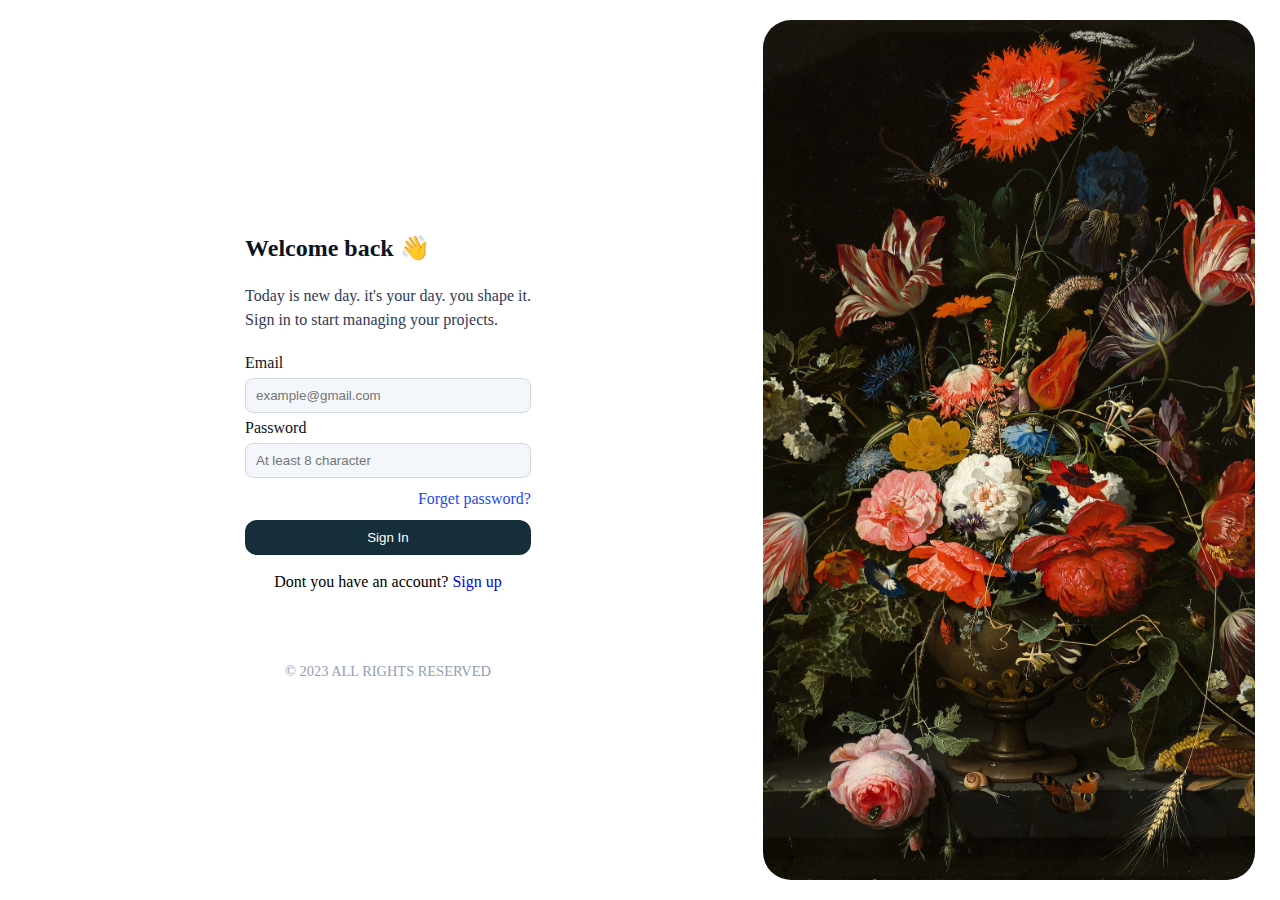
<file: index.html>
<!DOCTYPE html>
<html lang="en">
  <head>
    <meta charset="UTF-8" />
    <meta name="viewport" content="width=device-width, initial-scale=1.0" />
    <title>Assigment</title>
    <link rel="stylesheet" href="./assets/css/style.css" />
  </head>
  <body>
    <!-- container -->
    <section class="container">
      <!-- image banner -->
      <div class="img-banner">
        <img src="./assets/image/asigment.jpg" alt="image" class="img-content" />
      </div>

      <!-- from container -->
      <div class="form-container">
        <!-- form-text -->
        <div class="form-text">
          <h3 class="text-content">Welcome back 👋</h3>
          <p class="text-subtitle">
            Today is new day. it's your day. you shape it. <br />
            Sign in to start managing your projects.
          </p>
        </div>
        <!-- form -->
        <form class="form-content">
          <label for="email">Email</label>
          <input type="email" name="Email" placeholder="example@gmail.com" required />
          <label for="email">Password</label>
          <input type="password" name="password" placeholder="At least 8 character" required />
          <!-- link forget password -->
          <a href="#" class="forget-text">Forget password?</a>
          <!-- BUTTOM SUBMIT -->
          <button class="btn" form="SUBMIT">
            <span class="btn-text">Sign In</span>
          </button>
        </form>
        <!-- Link Sign Up -->
        <p class="text-signup">Dont you have an account? <a href="#">Sign up</a></p>
        <div class="footer">
          <p class="text-footer">© 2023 ALL RIGHTS RESERVED</p>
        </div>
      </div>
    </section>
  </body>
</html>
</file>
<file: assets/css/style.css>
/* RESET ROOT */

* {
  padding: 0;
  margin: 0;
  box-sizing: border-box;
}
a {
  text-decoration: none;
}

body {
  height: 100vh;
  width: 100%;
}

.container {
  min-width: 320px;
  padding: 20px 25px;
  height: 100%;
  display: flex;
  flex-direction: column;
  gap: 12px;
}
/* image banner */
.img-banner {
  width: 100%;
  /* max-width: 390px; */
  height: 100%;
  max-height: 180px;
  overflow: hidden;
  border-radius: 28px;
}
.img-content {
  width: 100%;
  height: 100%;
  object-fit: cover;
  object-position: center;
}
/* form */
.form-container {
  display: grid;
  gap: 8px;
  /* max-width: 390px; */
}
.form-container .form-text {
  font-weight: 400;
  padding-block-start: 0.5rem;
}
.form-container .text-content {
  color: #0c1421;
  font-size: 1.5rem;
  margin-block: 8px;
  font-weight: 600;
  line-height: 24px;
}
.form-container .text-subtitle {
  font-size: 1em;
  font-weight: 400;
  line-height: 24px;
  color: #313957;
  padding-block-end: 8px;
}
/* form content */
.form-content {
  display: grid;
  gap: 8px;
}
.form-content label {
  color: #0c1421;
  font-weight: 400;
  line-height: 14px;
}
.form-content input {
  background-color: #f3f7fb;
  color: #8897ad;
  height: 35px;
  padding-inline: 10px;
  border: 1px solid #d4d7e3;
  border-radius: 8px;
}

.form-content .forget-text {
  font-weight: 400;
  line-height: 14px;
  place-self: end;
  padding-block: 6px;
  color: #1e4ae9;
}

.form-content .btn {
  cursor: pointer;
  padding: 10px 12px;
  background-color: #162d3a;
  border: none;
  border-radius: 12px;
}
.form-content .btn-text {
  color: white;
  font-weight: 400;
  font-size: 1em;
}

.form-content a {
  text-decoration: none;
  color: #1e4ae9;
}
.form-container .text-signup {
  font-size: 1em;
  padding-block-start: 10px;
  place-self: center;
}
/* text footer in container form */
.form-container .footer {
  place-self: center;
  margin-block-start: 3rem;
  color: #959cb6;
  font-weight: 400;
  font-size: 0.8em;
}

/* media query */
@media only screen and (min-width: 768px) {
  .container {
    flex-direction: row-reverse;
  }
  .form-container {
    width: 50%;
    margin: auto;
    justify-content: center;
    align-items: center;
  }
  .form-text .text-subtitle {
    padding-block: 16px;
  }
  .form-container .footer {
    padding-block-start: 16px;
    font-size: 0.9em;
  }
  /* image-banner */
  .img-banner {
    width: 40%;
    max-width: 816px;
    max-height: 1076px;
    height: 100%;
  }
}
</file>
